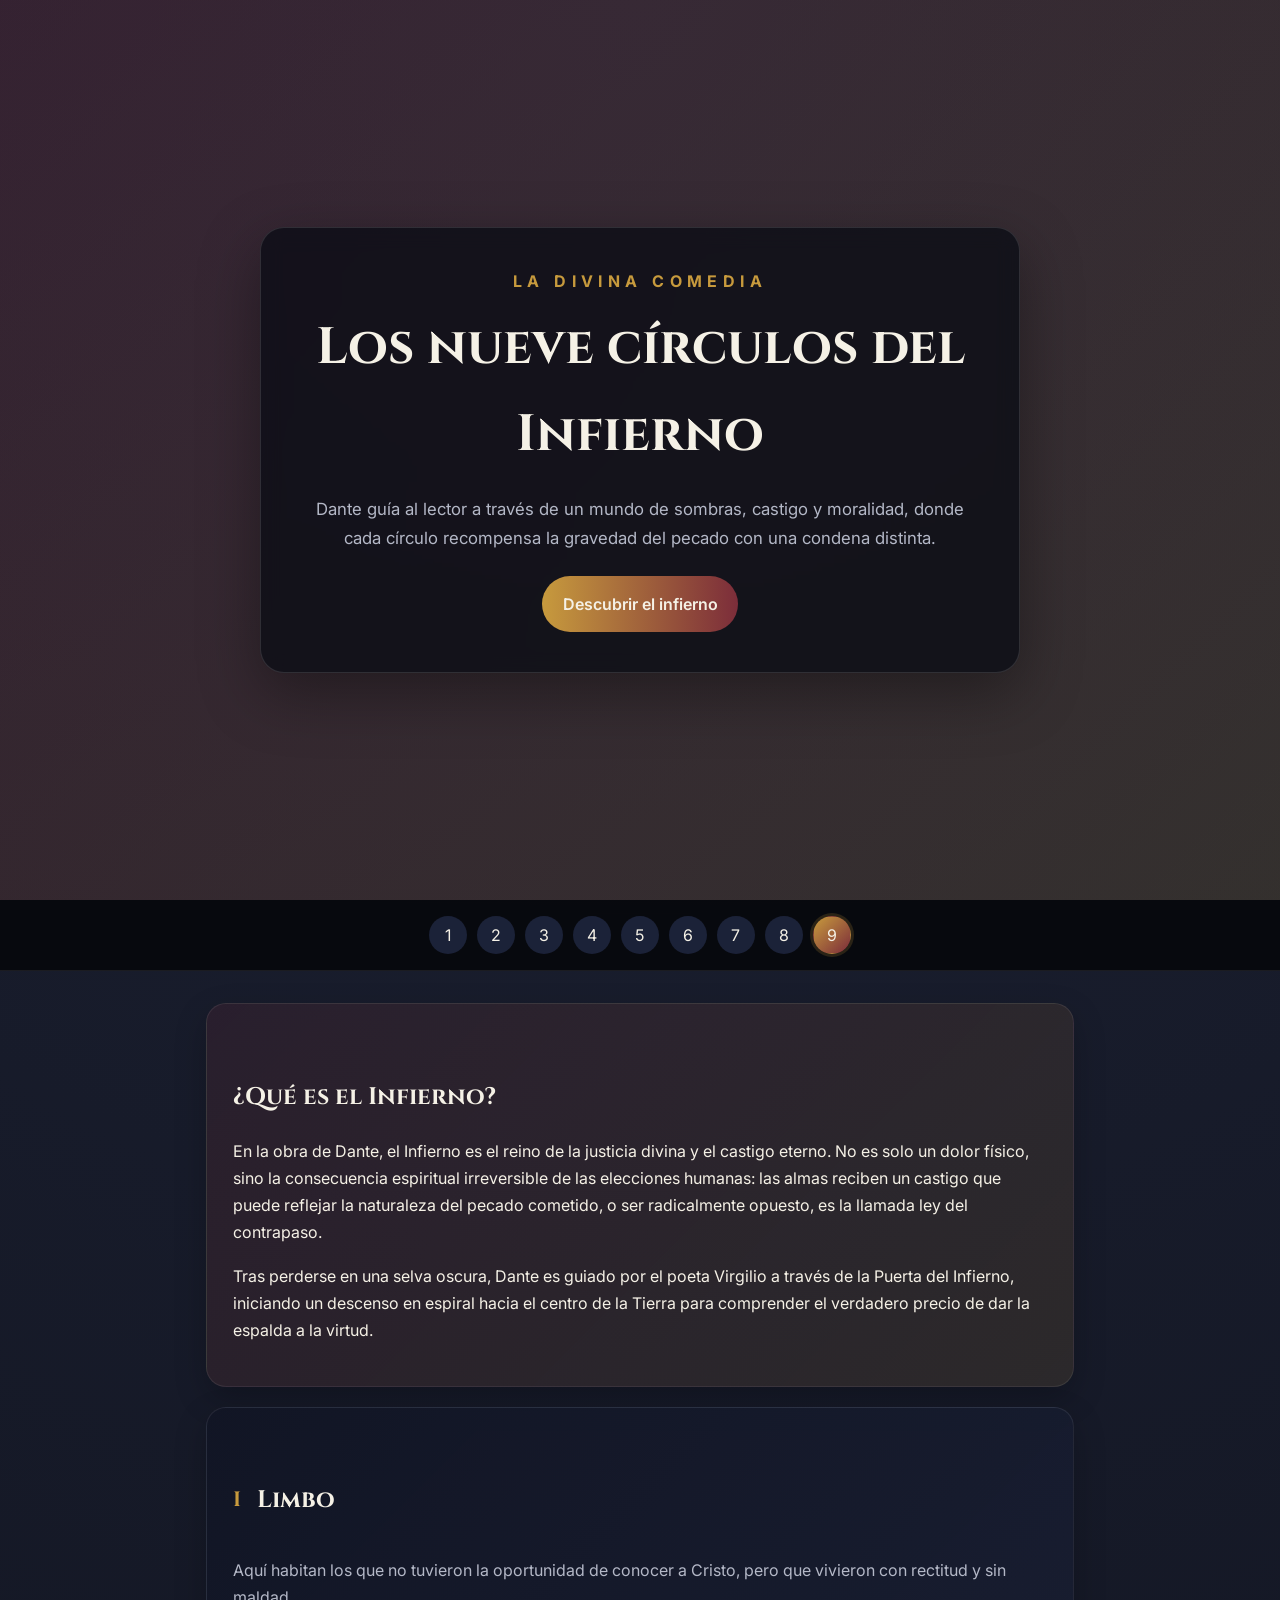
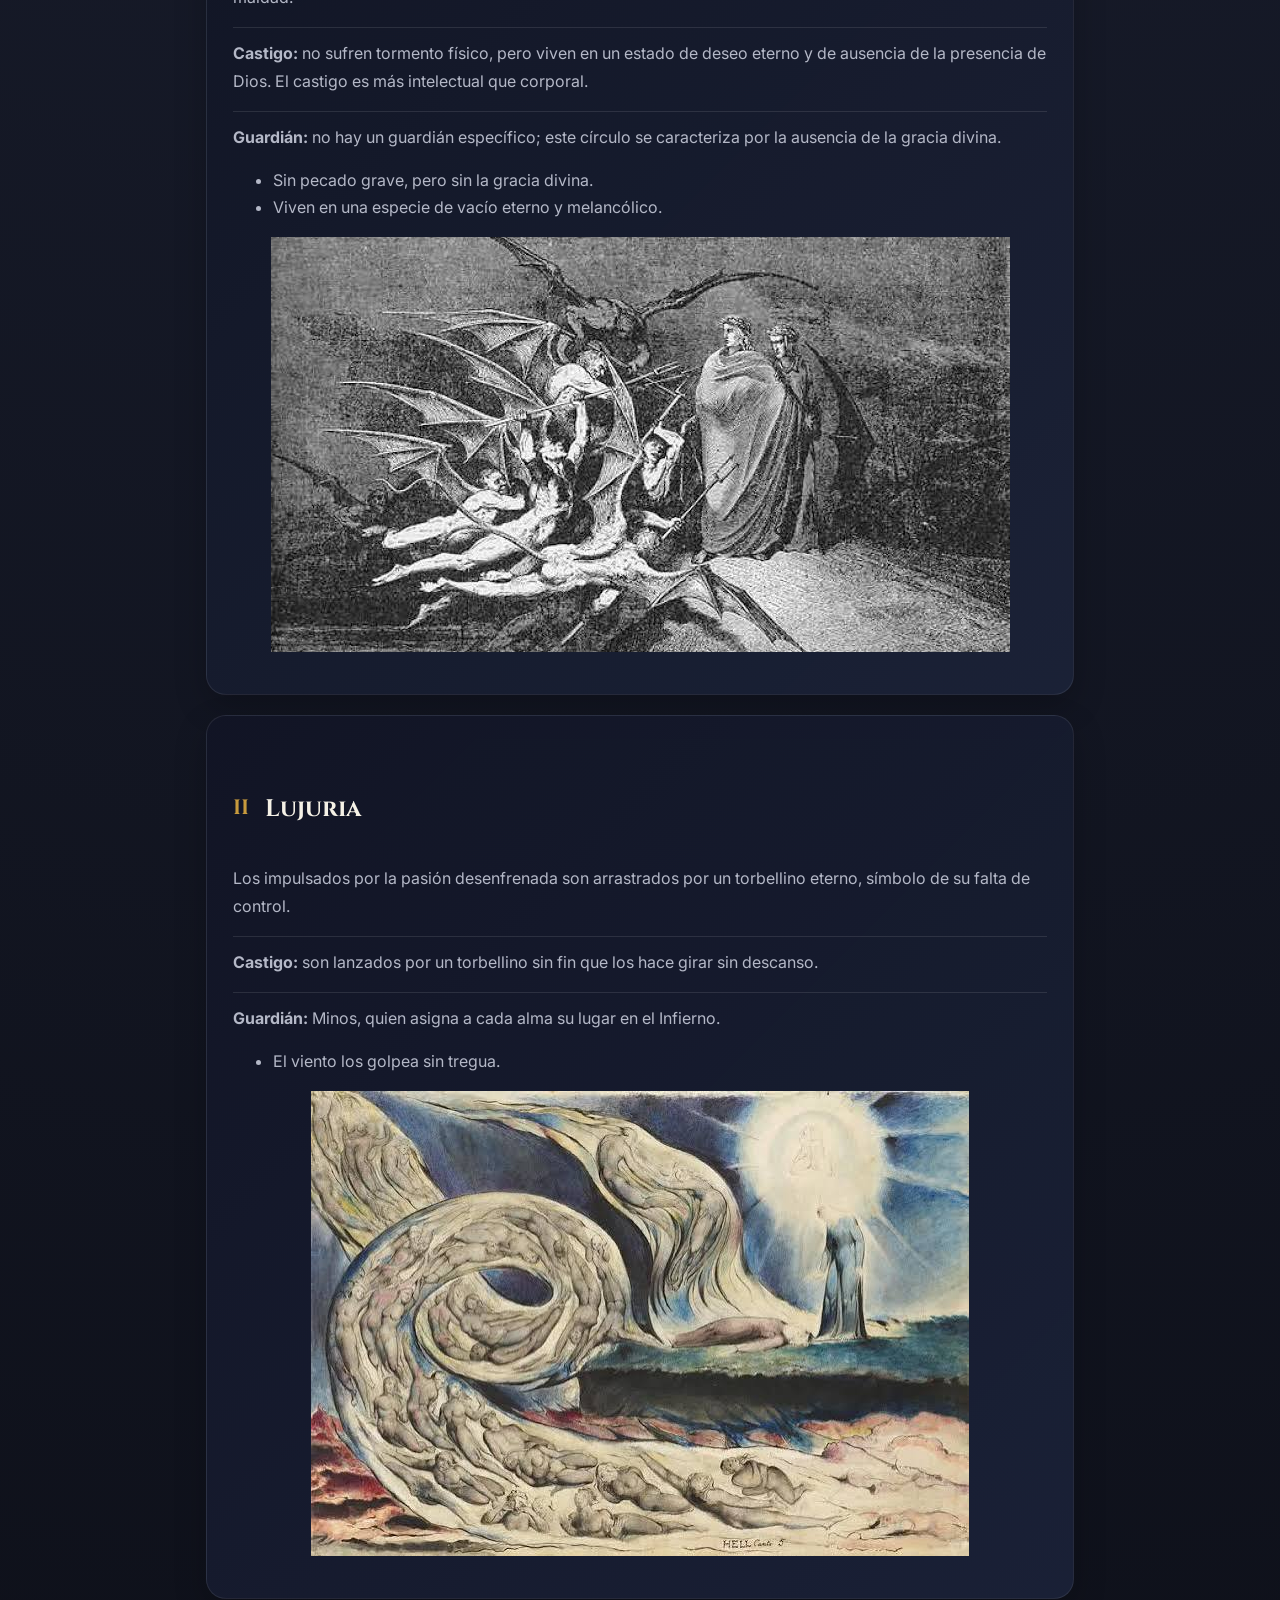
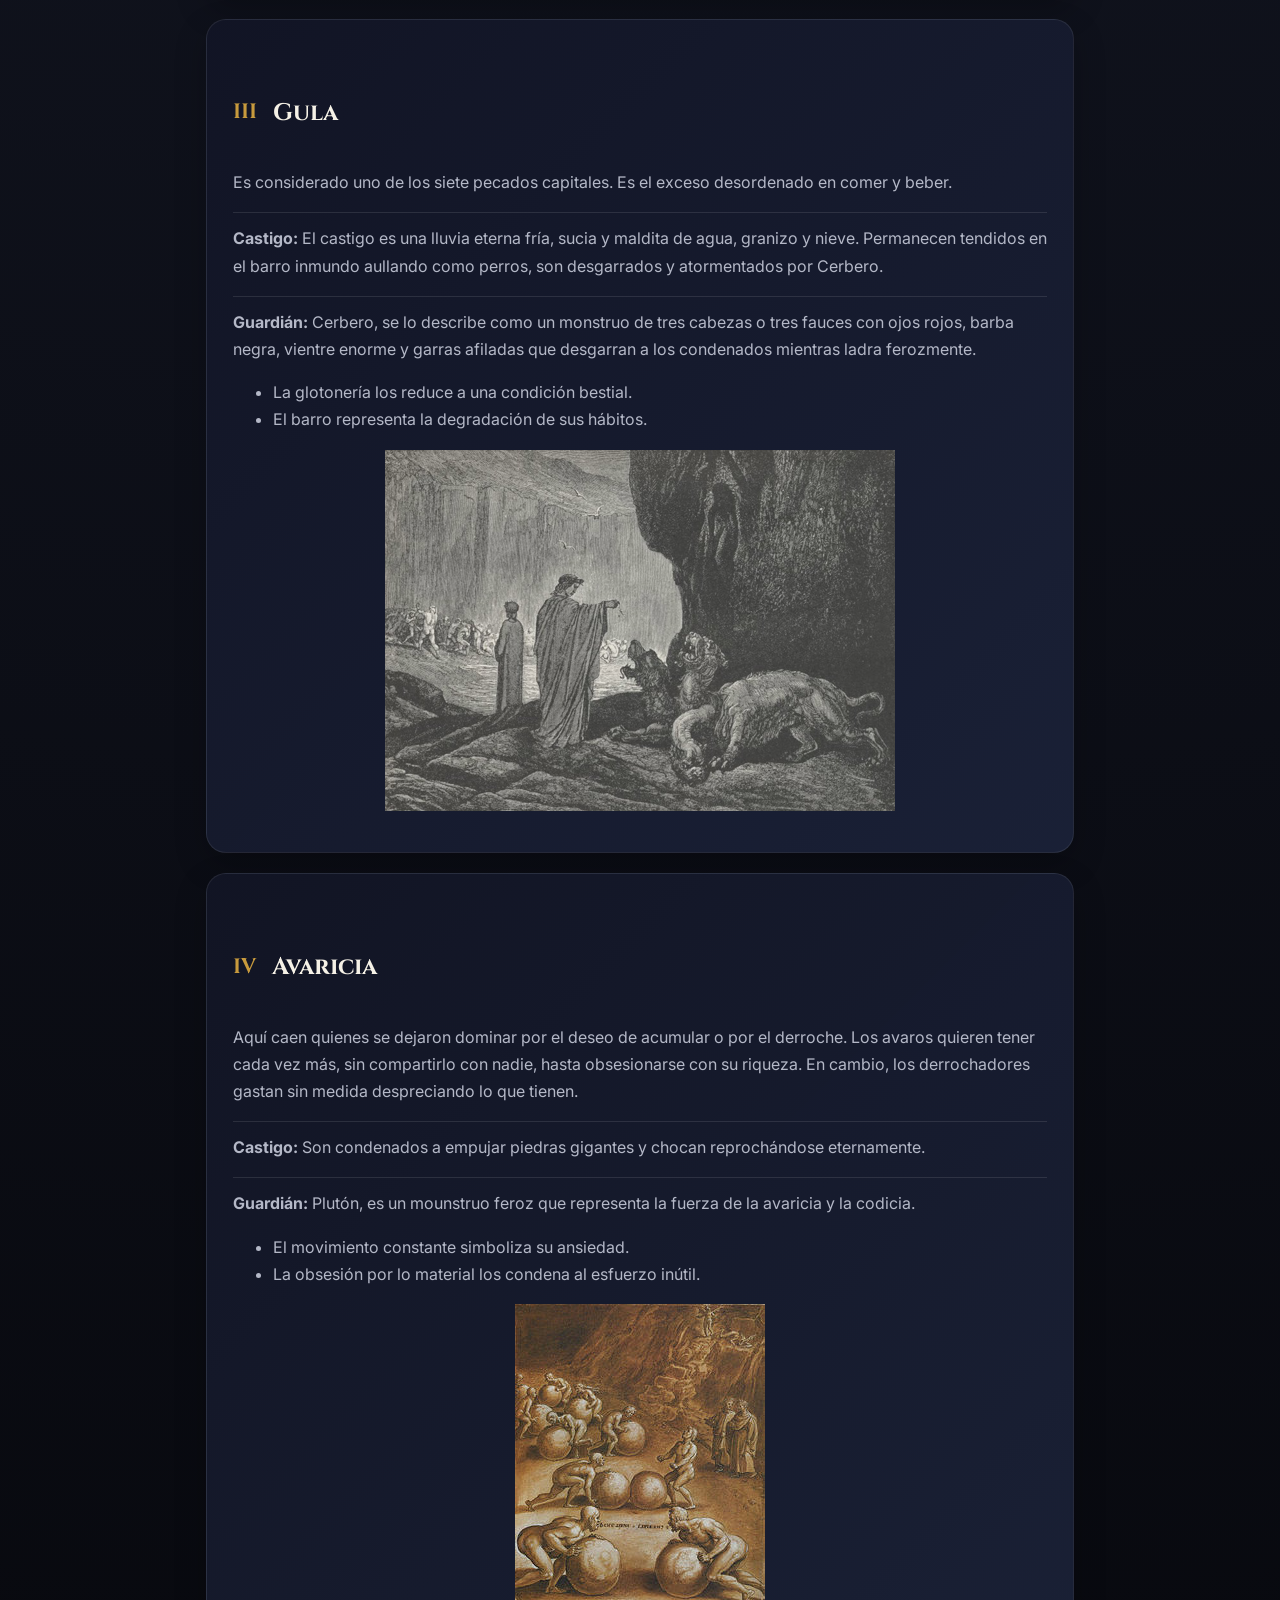
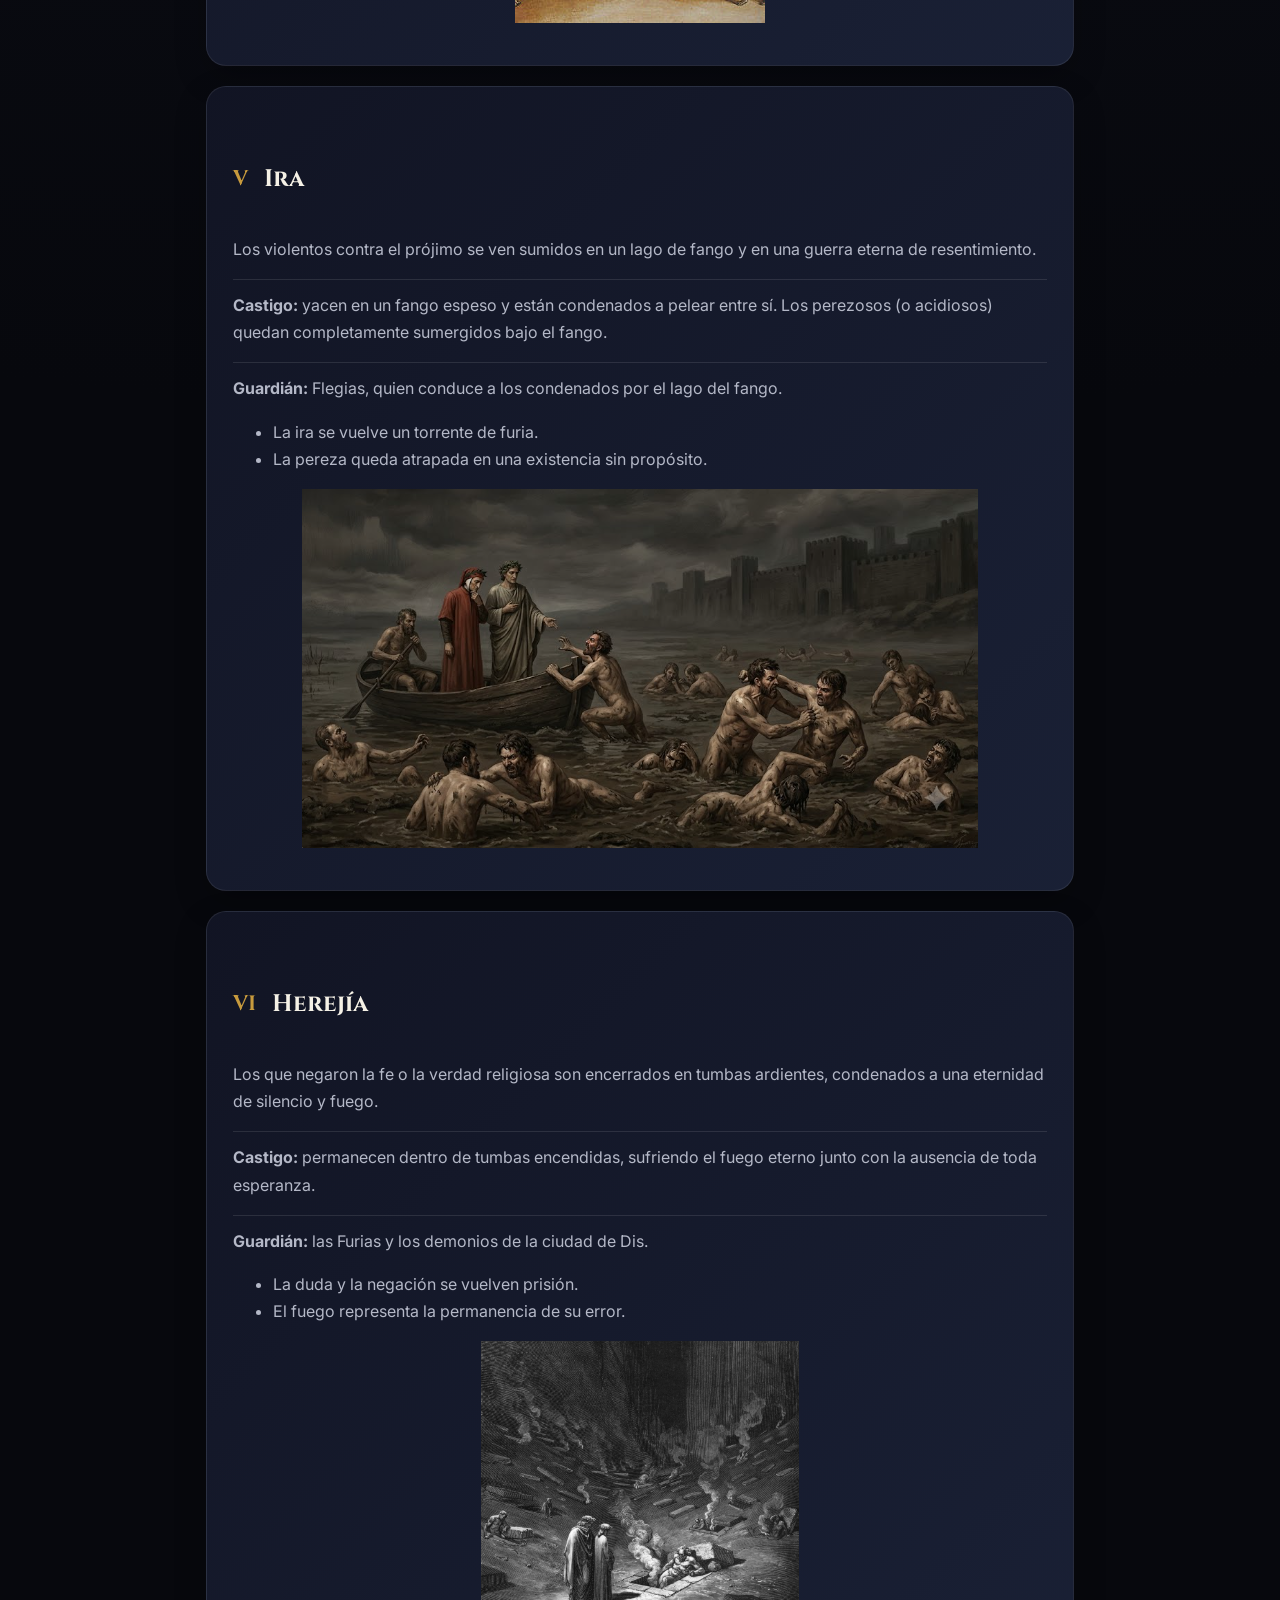
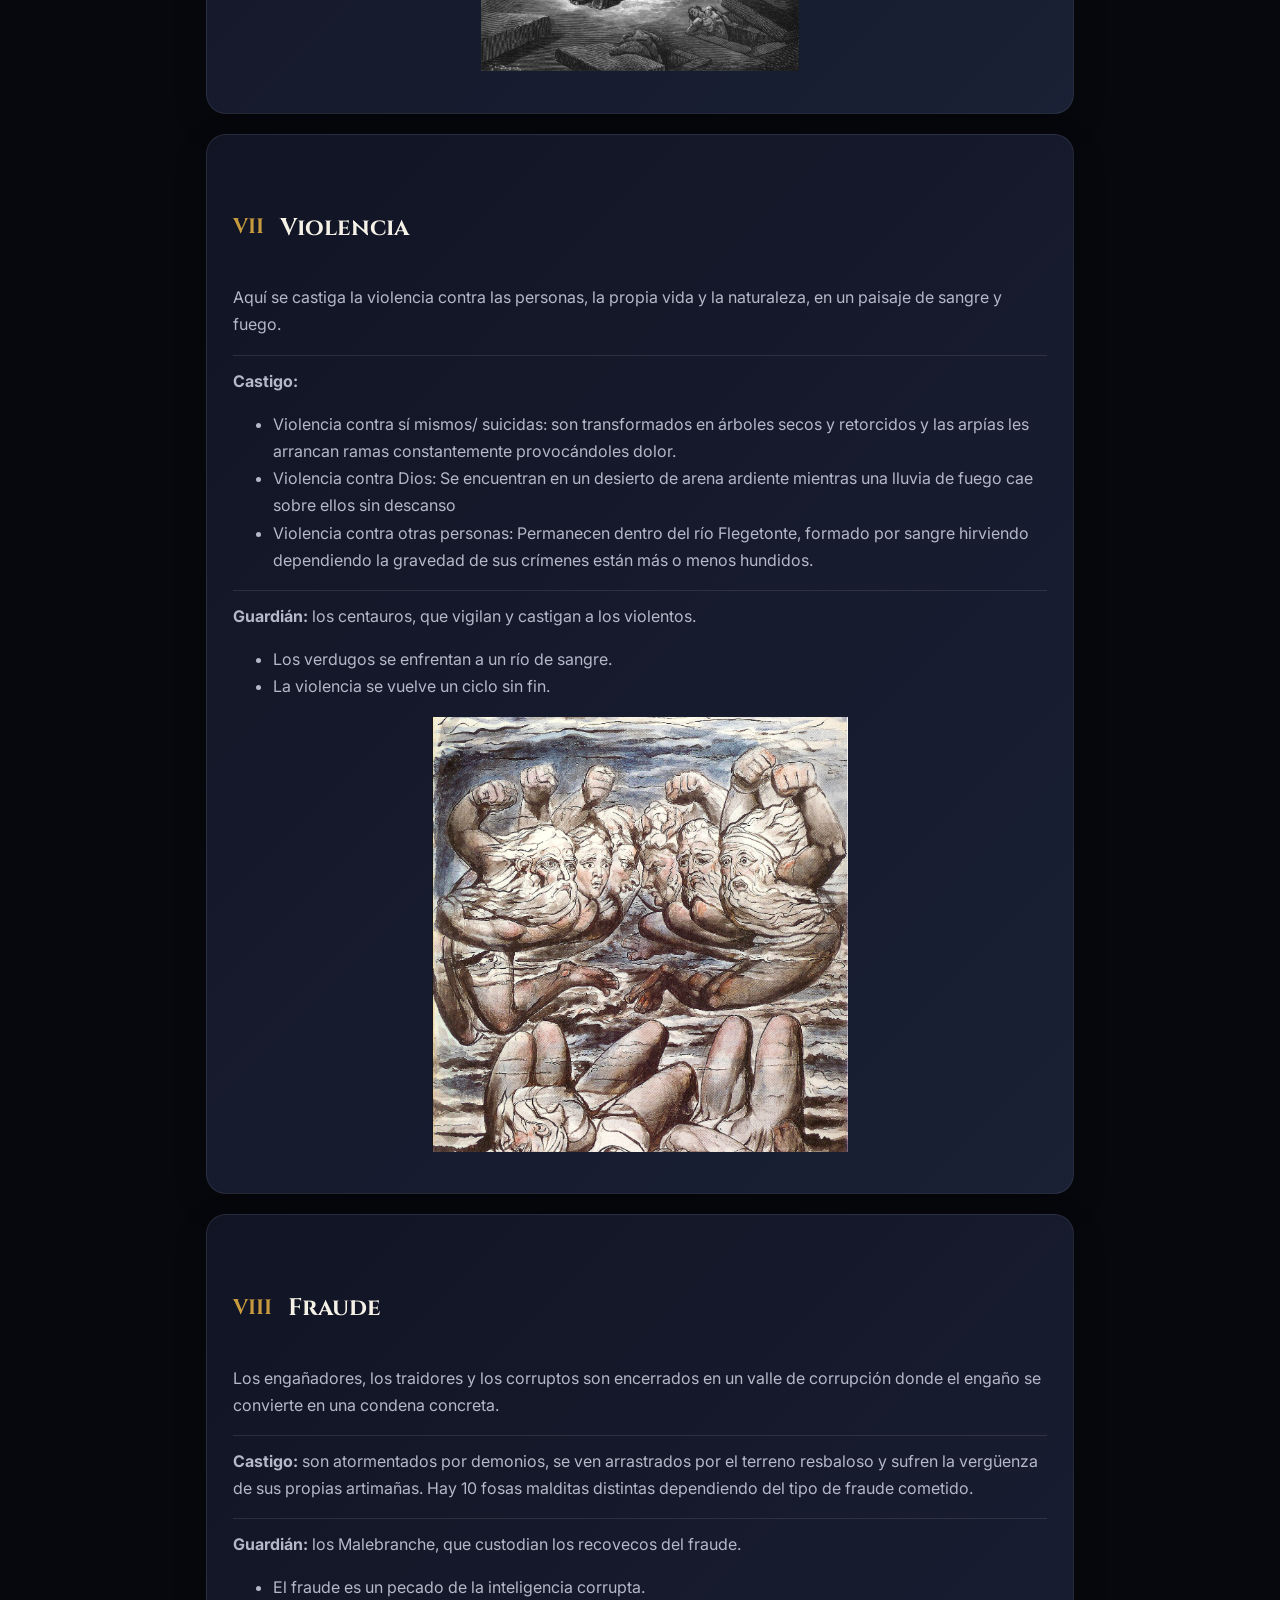
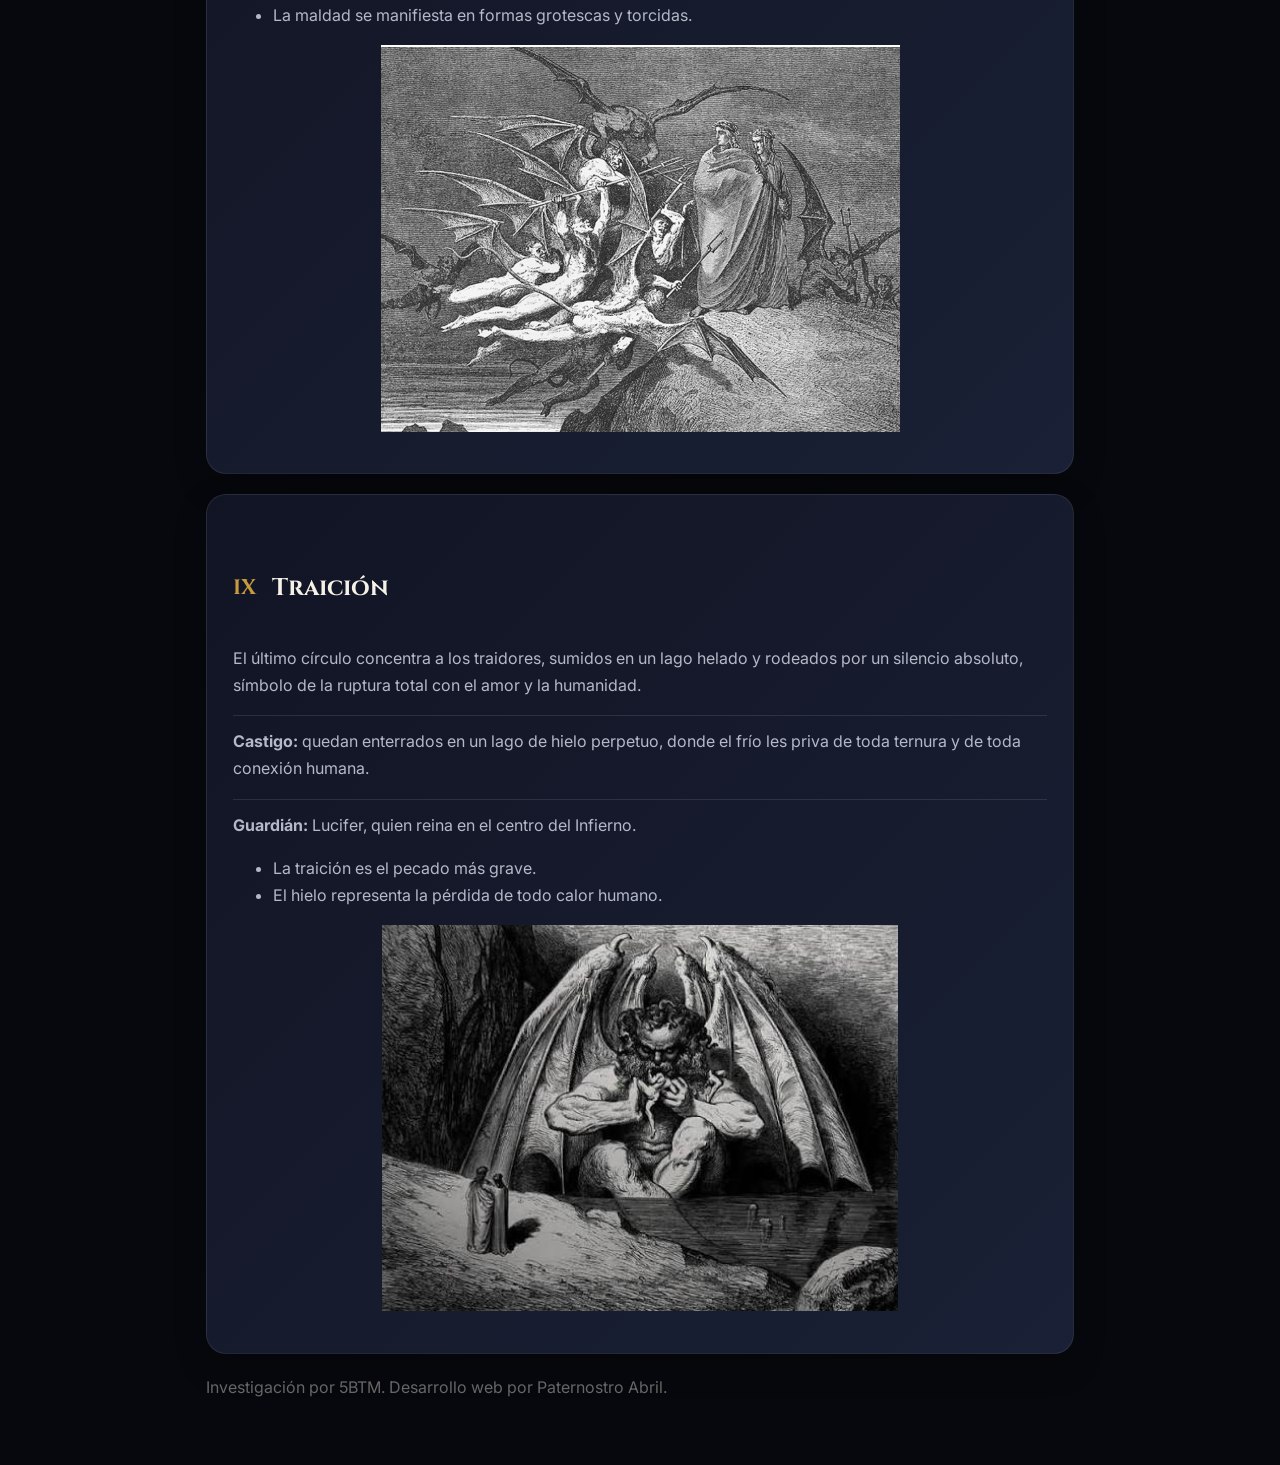
<file: index.html>
<!DOCTYPE html>
<html lang="es">
  <head>
    <meta charset="UTF-8" />
    <meta name="viewport" content="width=device-width, initial-scale=1.0" />
    <title>Los círculos del Infierno</title>
    <link rel="preconnect" href="https://fonts.googleapis.com" />
    <link rel="preconnect" href="https://fonts.gstatic.com" crossorigin />
    <link
      href="https://fonts.googleapis.com/css2?family=Cinzel:wght@400;600;700&family=Inter:wght@400;500;600&display=swap"
      rel="stylesheet"
    />
    <link rel="stylesheet" href="styles.css" />
  </head>
  <body>
    <header class="hero">
      <div class="hero__content">
        <p class="hero__eyebrow">La Divina Comedia</p>
        <h1>Los nueve círculos del Infierno</h1>
        <p class="hero__text">
          Dante guía al lector a través de un mundo de sombras, castigo y moralidad,
          donde cada círculo recompensa la gravedad del pecado con una condena distinta.
        </p>
        <a href="#intro" class="hero__button">Descubrir el infierno</a>
      </div>
    </header>

    <nav class="top-nav" aria-label="Navegación de círculos">
      <a href="#circulo-1" class="nav-link">1</a>
      <a href="#circulo-2" class="nav-link">2</a>
      <a href="#circulo-3" class="nav-link">3</a>
      <a href="#circulo-4" class="nav-link">4</a>
      <a href="#circulo-5" class="nav-link">5</a>
      <a href="#circulo-6" class="nav-link">6</a>
      <a href="#circulo-7" class="nav-link">7</a>
      <a href="#circulo-8" class="nav-link">8</a>
      <a href="#circulo-9" class="nav-link">9</a>
    </nav>

    <main>
      <section id="intro" class="intro-card">
        <br>
        <h2>¿Qué es el Infierno?</h2>
        <p>
          En la obra de Dante, el Infierno es el reino de la justicia divina y el castigo eterno. No es solo un dolor físico, sino la consecuencia espiritual irreversible de las elecciones humanas: las almas reciben un castigo que puede reflejar la naturaleza del pecado cometido, o ser radicalmente opuesto, es la llamada ley del contrapaso.
        </p>
        <p>
          Tras perderse en una selva oscura, Dante es guiado por el poeta Virgilio a través de la Puerta del Infierno, iniciando un descenso en espiral hacia el centro de la Tierra para comprender el verdadero precio de dar la espalda a la virtud.
        </p>
      </section>

      <section id="circulo-1" class="circle-card" data-circle="1">
        <br>
        <div class="circle-card__header">
          <span class="circle-number">I</span>
          <h2>Limbo</h2>
        </div>
        <p>
          Aquí habitan los que no tuvieron la oportunidad de conocer a Cristo, pero que
          vivieron con rectitud y sin maldad.
        </p>
        <p class="punishment">
          <strong>Castigo:</strong> no sufren tormento físico, pero viven en un estado de
          deseo eterno y de ausencia de la presencia de Dios. El castigo es más intelectual que corporal.
        </p>
        <p class="guardian">
          <strong>Guardián:</strong> no hay un guardián específico; este círculo se caracteriza
          por la ausencia de la gracia divina.
        </p>
        <ul>
          <li>Sin pecado grave, pero sin la gracia divina.</li>
          <li>Viven en una especie de vacío eterno y melancólico.</li>
        </ul>
        <p class="img">
            <img src="pagina_divina_comedia/img/limbo.jpg">
        </p>
        
      </section>

      <section id="circulo-2" class="circle-card" data-circle="2">
        <br>
        <div class="circle-card__header">
          <span class="circle-number">II</span>
          <h2>Lujuria</h2>
        </div>
        <p>
          Los impulsados por la pasión desenfrenada son arrastrados por un torbellino
          eterno, símbolo de su falta de control.
        </p>
        <p class="punishment">
          <strong>Castigo:</strong> son lanzados por un torbellino sin fin que los hace girar
          sin descanso.
        </p>
        <p class="guardian">
          <strong>Guardián:</strong> Minos, quien asigna a cada alma su lugar en el Infierno.
        </p>
        <ul>
          <li>El viento los golpea sin tregua.</li>
        </ul>
        <p class="img">
          <img src="pagina_divina_comedia/img/lujuria.jpg">    
        </p>
      </section>

      <section id="circulo-3" class="circle-card" data-circle="3">
        <br>
        <div class="circle-card__header">
          <span class="circle-number">III</span>
          <h2>Gula</h2>
        </div>
        <p>
          Es considerado uno de los siete pecados capitales. Es el exceso desordenado en comer y beber.
        </p>
        <p class="punishment">
          <strong>Castigo:</strong> El castigo es una lluvia eterna fría, sucia y maldita de agua, granizo y nieve. Permanecen tendidos en el barro inmundo aullando como perros, son desgarrados y atormentados por Cerbero.
        </p>
        <p class="guardian">
          <strong>Guardián:</strong> Cerbero, se lo describe como un monstruo de tres cabezas o tres fauces con ojos rojos, barba negra, vientre enorme y garras afiladas que desgarran a los condenados mientras ladra ferozmente.
        </p>
        <ul>
          <li>La glotonería los reduce a una condición bestial.</li>
          <li>El barro representa la degradación de sus hábitos.</li>
        </ul>
        <p class="img">
            <img src="pagina_divina_comedia/img/gula.png">
        </p>
      </section>

      <section id="circulo-4" class="circle-card" data-circle="4">
        <br>
        <div class="circle-card__header">
          <span class="circle-number">IV</span>
          <h2>Avaricia</h2>
        </div>
        <p>
          Aquí caen quienes se dejaron dominar por el deseo de acumular o por el derroche. Los avaros quieren tener cada vez más, sin compartirlo con nadie, hasta obsesionarse con su riqueza. En cambio, los derrochadores gastan sin medida despreciando lo que tienen.
        </p>
        <p class="punishment">
          <strong>Castigo:</strong> Son condenados a empujar piedras gigantes y chocan reprochándose eternamente.
        </p>
        <p class="guardian">
          <strong>Guardián:</strong> Plutón, es un mounstruo feroz que representa la fuerza de la avaricia y la codicia.
        </p>
        <ul>
          <li>El movimiento constante simboliza su ansiedad.</li>
          <li>La obsesión por lo material los condena al esfuerzo inútil.</li>
        </ul>
        <p class="img">
            <img src="pagina_divina_comedia/img/avaricia.jpg"
        </p>
      </section>

      <section id="circulo-5" class="circle-card" data-circle="5">
        <br>
        <div class="circle-card__header">
          <span class="circle-number">V</span>
          <h2>Ira</h2>
        </div>
        <p>
          Los violentos contra el prójimo se ven sumidos en un lago de fango y en una guerra eterna de resentimiento.
        </p>
        <p class="punishment">
          <strong>Castigo:</strong> yacen en un fango espeso y están condenados a pelear entre
          sí. Los perezosos (o acidiosos) quedan completamente sumergidos bajo el fango.
        </p>
        <p class="guardian">
          <strong>Guardián:</strong> Flegias, quien conduce a los condenados por el lago del fango.
        </p>
        <ul>
          <li>La ira se vuelve un torrente de furia.</li>
          <li>La pereza queda atrapada en una existencia sin propósito.</li>
        </ul>
        <p class="img">
            <img src="pagina_divina_comedia/img/ira.png">
        </p>
      </section>

      <section id="circulo-6" class="circle-card" data-circle="6">
        <br>
        <div class="circle-card__header">
          <span class="circle-number">VI</span>
          <h2>Herejía</h2>
        </div>
        <p>
          Los que negaron la fe o la verdad religiosa son encerrados en tumbas ardientes,
          condenados a una eternidad de silencio y fuego.
        </p>
        <p class="punishment">
          <strong>Castigo:</strong> permanecen dentro de tumbas encendidas, sufriendo el fuego
          eterno junto con la ausencia de toda esperanza.
        </p>
        <p class="guardian">
          <strong>Guardián:</strong> las Furias y los demonios de la ciudad de Dis.
        </p>
        <ul>
          <li>La duda y la negación se vuelven prisión.</li>
          <li>El fuego representa la permanencia de su error.</li>
        </ul>
        <p class="img">
            <img src="pagina_divina_comedia/img/herejia.png">
        </p>
      </section>

      <section id="circulo-7" class="circle-card" data-circle="7">
        <br>
        <div class="circle-card__header">
          <span class="circle-number">VII</span>
          <h2>Violencia</h2>
        </div>
        <p>
          Aquí se castiga la violencia contra las personas, la propia vida y la naturaleza,
          en un paisaje de sangre y fuego.
        </p>
        <p class="punishment">
          <strong>Castigo:</strong> 
          <ul>
          <li>Violencia contra sí mismos/ suicidas: son transformados en árboles secos y retorcidos y las arpías les arrancan ramas constantemente provocándoles dolor.</li>
          <li>Violencia contra Dios: Se encuentran en un desierto de arena ardiente mientras una lluvia de fuego cae sobre ellos sin descanso</li>
          <li>Violencia contra otras personas: Permanecen dentro del río Flegetonte, formado por sangre hirviendo dependiendo la gravedad de sus crímenes están más o menos hundidos.</li>
          </ul>
        </p>
        <p class="guardian">
          <strong>Guardián:</strong> los centauros, que vigilan y castigan a los violentos.
        </p>
        <ul>
          <li>Los verdugos se enfrentan a un río de sangre.</li>
          <li>La violencia se vuelve un ciclo sin fin.</li>
        </ul>
        <p class="img">
            <img src="pagina_divina_comedia/img/violencia.png">
        </p>
      </section>

      <section id="circulo-8" class="circle-card" data-circle="8">
        <br>
        <div class="circle-card__header">
          <span class="circle-number">VIII</span>
          <h2>Fraude</h2>
        </div>
        <p>
          Los engañadores, los traidores y los corruptos son encerrados en un valle de
          corrupción donde el engaño se convierte en una condena concreta.
        </p>
        <p class="punishment">
          <strong>Castigo:</strong> son atormentados por demonios, se ven arrastrados por el
          terreno resbaloso y sufren la vergüenza de sus propias artimañas. Hay 10 fosas malditas distintas dependiendo del tipo de fraude cometido.
        </p>
        <p class="guardian">
          <strong>Guardián:</strong> los Malebranche, que custodian los recovecos del fraude.
        </p>
        <ul>
          <li>El fraude es un pecado de la inteligencia corrupta.</li>
          <li>La maldad se manifiesta en formas grotescas y torcidas.</li>
        </ul>
        <p class="img">
            <img src="pagina_divina_comedia/img/fraude.png">
        </p>
      </section>

      <section id="circulo-9" class="circle-card" data-circle="9">
        <br>
        <div class="circle-card__header">
          <span class="circle-number">IX</span>
          <h2>Traición</h2>
        </div>
        <p>
          El último círculo concentra a los traidores, sumidos en un lago helado y rodeados
          por un silencio absoluto, símbolo de la ruptura total con el amor y la humanidad.
        </p>
        <p class="punishment">
          <strong>Castigo:</strong> quedan enterrados en un lago de hielo perpetuo, donde el
          frío les priva de toda ternura y de toda conexión humana.
        </p>
        <p class="guardian">
          <strong>Guardián:</strong> Lucifer, quien reina en el centro del Infierno.
        </p>
        <ul>
          <li>La traición es el pecado más grave.</li>
          <li>El hielo representa la pérdida de todo calor humano.</li>
        </ul>
        <p class="img">
            <img src="pagina_divina_comedia/img/traicion.png">
        </p>
      </section>
      <footer>Investigación por 5BTM. Desarrollo web por Paternostro Abril.</footer>
    </main>

    <script src="script.js"></script>
  </body>
</html>
</file>
<file: styles.css>
:root {
  color-scheme: dark;
  --bg: #07080d;
  --panel: #121525;
  --panel-2: #1b2238;
  --text: #f5f1e6;
  --muted: #b4b8c7;
  --accent: #c79a3d;
  --accent-2: #7c2d3a;
}

* {
  box-sizing: border-box;
}

html {
  scroll-behavior: smooth;
}

body {
  margin: 0;
  font-family: 'Inter', sans-serif;
  background: radial-gradient(circle at top, #1c2133 0%, var(--bg) 55%);
  color: var(--text);
  line-height: 1.7;
}

.hero {
  min-height: 100vh;
  display: grid;
  place-items: center;
  padding: 2rem;
  background: linear-gradient(135deg, rgba(124, 45, 58, 0.28), rgba(199, 154, 61, 0.16));
}

.hero__content {
  max-width: 760px;
  text-align: center;
  padding: 2.5rem;
  border: 1px solid rgba(255,255,255,0.12);
  border-radius: 24px;
  backdrop-filter: blur(10px);
  background: rgba(8, 10, 18, 0.72);
  box-shadow: 0 20px 60px rgba(0, 0, 0, 0.35);
}

.hero__eyebrow {
  margin: 0 0 0.6rem;
  text-transform: uppercase;
  letter-spacing: 0.34em;
  color: var(--accent);
  font-weight: 700;
}

h1,
h2 {
  font-family: 'Cinzel', serif;
}

h1 {
  font-size: clamp(2rem, 4vw, 3.3rem);
  margin: 0.2rem 0 1rem;
}

.hero__text {
  color: var(--muted);
  font-size: 1.05rem;
  margin-bottom: 1.5rem;
}

.hero__button,
.nav-link {
  display: inline-block;
  text-decoration: none;
  color: var(--text);
  transition: transform 0.2s ease, background 0.2s ease;
}

.hero__button {
  padding: 0.9rem 1.3rem;
  border-radius: 999px;
  background: linear-gradient(90deg, var(--accent), var(--accent-2));
  font-weight: 600;
}

.hero__button:hover,
.nav-link:hover {
  transform: translateY(-2px);
}

.top-nav {
  position: sticky;
  top: 0;
  z-index: 10;
  display: flex;
  justify-content: center;
  gap: 0.6rem;
  padding: 1rem;
  background: rgba(7, 8, 13, 0.92);
  backdrop-filter: blur(10px);
  border-bottom: 1px solid rgba(255,255,255,0.08);
}

.nav-link {
  width: 2.4rem;
  height: 2.4rem;
  border-radius: 50%;
  display: grid;
  place-items: center;
  background: var(--panel-2);
  border: 1px solid transparent;
}

.nav-link.active {
  background: linear-gradient(135deg, var(--accent), var(--accent-2));
  box-shadow: 0 0 0 3px rgba(199, 154, 61, 0.18);
}

main {
  max-width: 900px;
  margin: 0 auto;
  padding: 2rem 1rem 4rem;
}

.intro-card,
.circle-card {
  padding: 1.6rem;
  margin-bottom: 1.25rem;
  border-radius: 20px;
  background: linear-gradient(135deg, rgba(18,21,37,0.96), rgba(27,34,56,0.95));
  border: 1px solid rgba(255,255,255,0.08);
  box-shadow: 0 12px 32px rgba(0,0,0,0.22);
  transition: transform 0.25s ease, border-color 0.25s ease;
}

.circle-card.active {
  transform: translateY(-3px);
  border-color: rgba(199,154,61,0.6);
}

.circle-card__header {
  display: flex;
  align-items: center;
  gap: 1rem;
  margin-bottom: 0.8rem;
}

.circle-number {
  font-family: 'Cinzel', serif;
  font-size: 1.3rem;
  color: var(--accent);
  font-weight: 700;
}

.intro-card {
  padding: 1.6rem;
  margin-bottom: 1.25rem;
  border-radius: 20px;
  background: linear-gradient(135deg, rgba(124, 45, 58, 0.18), rgba(199, 154, 61, 0.12));
  border: 1px solid rgba(255,255,255,0.08);
}

.circle-card p,
.circle-card li {
  color: var(--muted);
}

.punishment,
.guardian {
  margin-top: 0.8rem;
  padding-top: 0.75rem;
  border-top: 1px solid rgba(255,255,255,0.1);
  color: var(--text);
}

.img{
    display: grid;
    place-items: center;
    min-height: 200px;
}

@media (max-width: 700px) {
  .hero {
    padding: 1rem;
  }

  .hero__content {
    padding: 1.4rem;
  }

  .top-nav {
    flex-wrap: wrap;
  }
}
  footer {
color: rgb(102, 102, 102);
}
</file>
